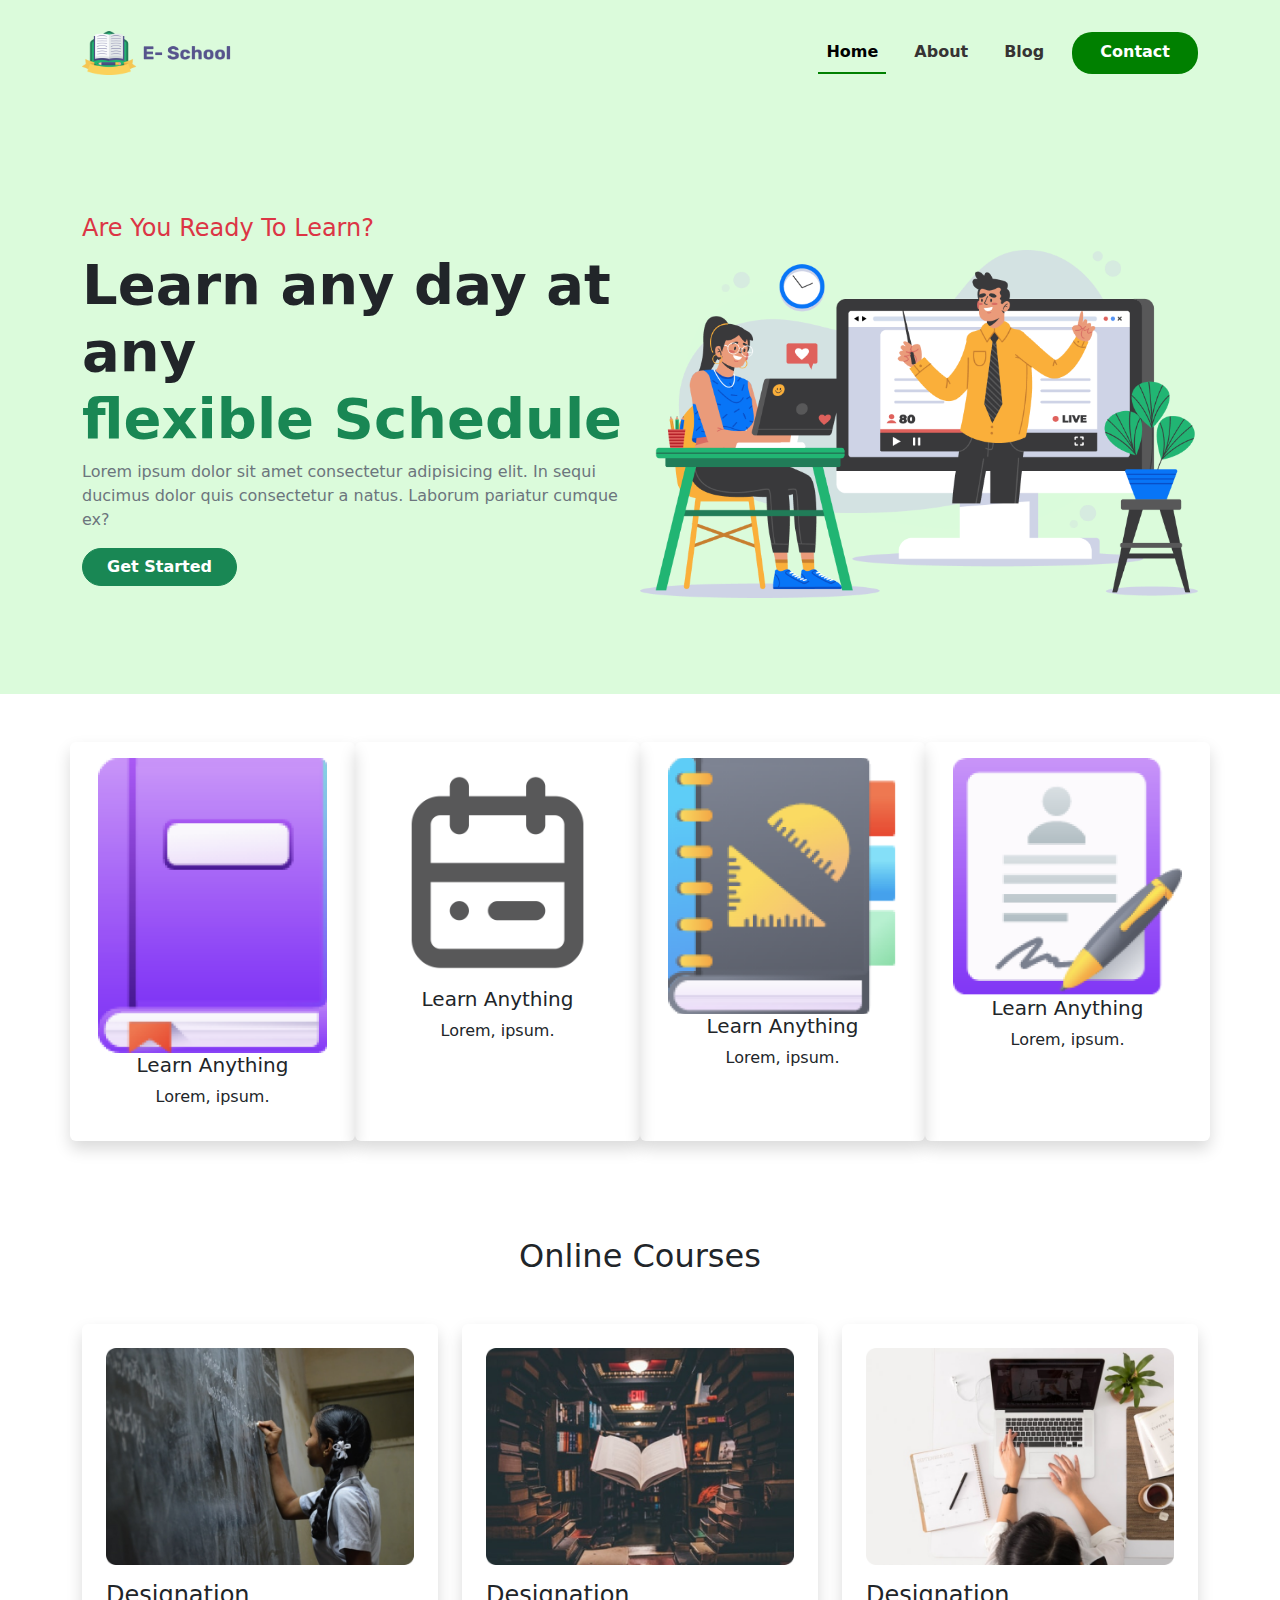
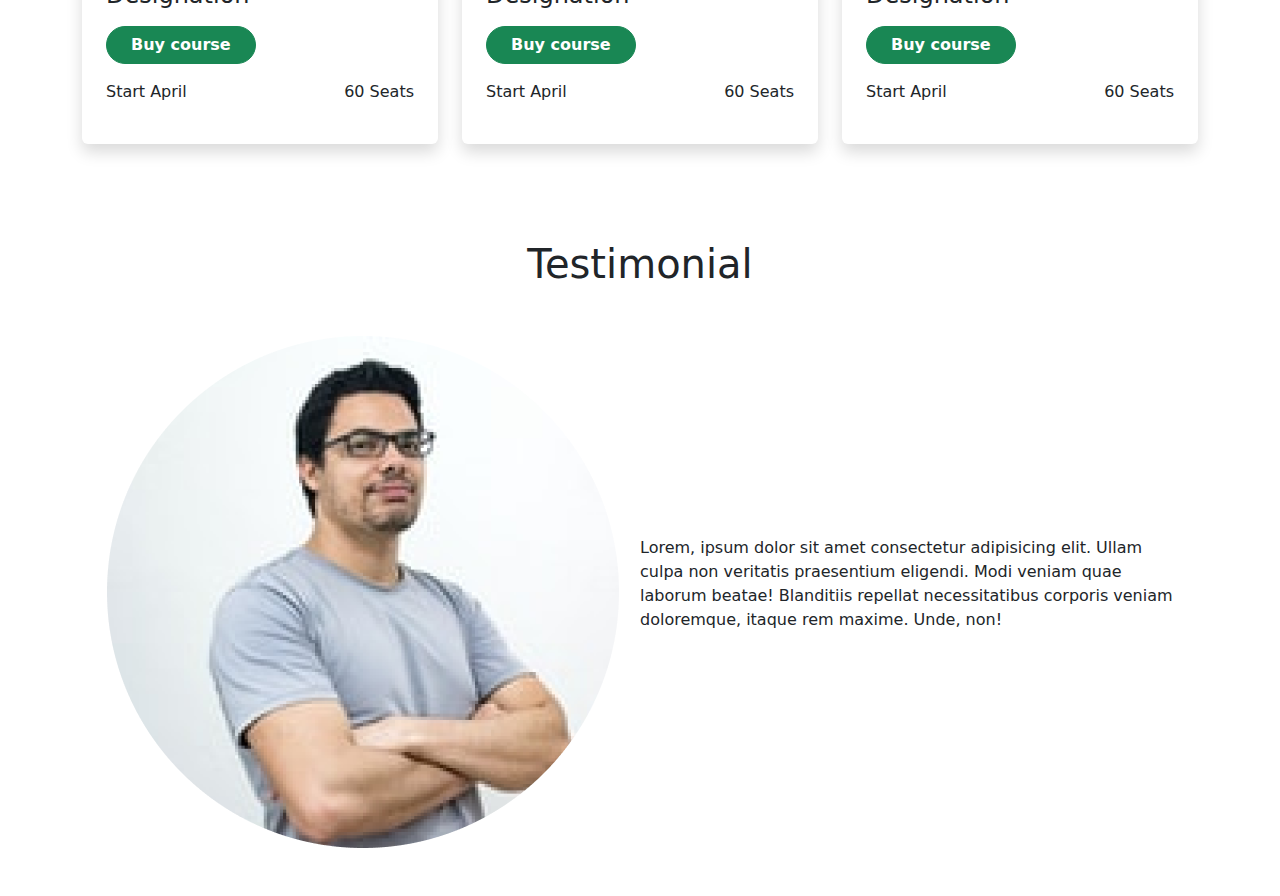
<file: index.html>
<!DOCTYPE html>
<html lang="en">
<head>
    <meta charset="UTF-8">
    <meta name="viewport" content="width=device-width, initial-scale=1.0">
    <link rel="stylesheet" href="css/bootstrap.min.css">
    <link rel="stylesheet" href="css/style.css">
    <title>E-School</title>
</head>
<body>

    <header>
        <nav class="navbar navbar-expand-lg">
            <div class="container">
              <a class="navbar-brand" href="index.html">
                <img class="image-fluid" src="images/Logo.png" alt="Logo">
              </a>
              <button class="navbar-toggler" type="button" data-bs-toggle="collapse" data-bs-target="#navbarNav" aria-controls="navbarNav" aria-expanded="false" aria-label="Toggle navigation">
                <span class="navbar-toggler-icon"></span>
              </button>
              <div class="collapse navbar-collapse" id="navbarNav">
                <ul class="navbar-nav">
                  <li class="nav-item">
                    <a class="nav-link active" href="index.html" >Home</a>
                  </li>
                  <li class="nav-item">
                    <a class="nav-link" href="about.html">About</a>
                  </li>
                  <li class="nav-item">
                    <a class="nav-link" href="blog.html">Blog</a>
                  </li>
                  <li class="nav-item">
                    <a class="nav-link text-white" href="contact.html">Contact</a>
                  </li>
                </ul>
              </div>
            </div>
          </nav>
    </header>
  
    <!-- banner start -->

    <section class="banner py-5">
        <div class="container py-0 py-md-5">
          <div class="d-md-flex justify-content-between align-items-center">
            <div class="col-12 col-md-6">
              <h4 class="text-danger">Are You Ready To Learn?</h4>
              <h1 class="display-4 fw-bold">Learn any day at any<br> <span class="text-success">flexible Schedule</span></h1>
              <p class="text-secondary">Lorem ipsum dolor sit amet consectetur adipisicing elit. In sequi ducimus dolor quis consectetur a natus. Laborum pariatur cumque ex?</p>
              <button class="btn btn-success rounded-pill px-4 fw-semibold">Get Started</button>
            </div>
            <div class="col-12 col-md-6">
              <img class="img-fluid mt-5 mt-md-6" src="images/Illustration.png" alt="">
            </div>
          </div>
            
        </div>
    </section>

    <!-- book section -->
    <section class="my-5">
      <div class="container">
        <div class="row justify-content-between">
          <div class="col-3 shadow rounded">
            <div class="p-3 text-center">
              <img class="img-fluid" src="images/book.png" alt="">
              <h5>Learn Anything</h5>
              <p>Lorem, ipsum.</p>
            </div>
          </div>
          <div class="col-3 shadow rounded">
            <div class="p-3 text-center">
              <img class="img-fluid" src="images/calendar.png" alt="">
              <h5>Learn Anything</h5>
              <p>Lorem, ipsum.</p>
            </div>
          </div>
          <div class="col-3 shadow rounded">
            <div class="p-3 text-center">
              <img class="img-fluid" src="images/Students.png" alt="">
              <h5>Learn Anything</h5>
              <p>Lorem, ipsum.</p>
            </div>
          </div>
          <div class="col-3 shadow rounded">
            <div class="p-3 text-center">
              <img class="img-fluid" src="images/Student.png" alt="">
              <h5>Learn Anything</h5>
              <p>Lorem, ipsum.</p>
            </div>
          </div>
        </div>
      </div>
    </section>

    <!-- online course section -->

    <section class="my-5">
      <div class="container py-5">
        <h2 class="text-center mb-5">Online Courses</h2>
        <div class="row justify-content-center row-cols-1 row-cols-md-2 row-cols-lg-3 g-4">
          <div class="col">
            <div class="shadow rounded p-4">
              <img class="img-fluid" src="images/Morderpyschology.png" alt="">
              <h4 class="my-3">Designation</h4>
              <button class="btn btn-success rounded-pill px-4 fw-semibold mb-3">Buy course</button>
              <div class="d-flex justify-content-between">
                <p>Start April</p>
                <p>60 Seats</p>
              </div>
            </div>
          </div>
          <div class="col">
            <div class="shadow rounded p-4">
              <img class="img-fluid" src="images/Morderpsyc.png" alt="">
              <h4 class="my-3">Designation</h4>
              <button class="btn btn-success rounded-pill px-4 fw-semibold mb-3">Buy course</button>
              <div class="d-flex justify-content-between">
                <p>Start April</p>
                <p>60 Seats</p>
              </div>
            </div>
          </div>
          <div class="col">
            <div class="shadow rounded p-4">
              <img class="img-fluid" src="images/Morderpychons.png" alt="">
              <h4 class="my-3">Designation</h4>
              <button class="btn btn-success rounded-pill px-4 fw-semibold mb-3">Buy course</button>
              <div class="d-flex justify-content-between">
                <p>Start April</p>
                <p>60 Seats</p>
              </div>
            </div>
          </div>
        </div>
      </div>
    </section>

    <!-- Testimonial -->

    <section class="my-5">
      <div class="conatiner">
        <h1 class="my-5 text-center">Testimonial</h1>
        <div class="d-flex justify-content-center align-items-center">
          <div class="col-3 col-md-6 col-lg-5">
            <img class="img-fluid" src="images/Man.png" alt="">
          </div>
          <div class="col-3 col-md-6 col-lg-5">
            <p>Lorem, ipsum dolor sit amet consectetur adipisicing elit. Ullam culpa non veritatis praesentium eligendi. Modi veniam quae laborum beatae! Blanditiis repellat necessitatibus corporis veniam doloremque, itaque rem maxime. Unde, non!</p>
          </div>
        </div>
      </div>

    </section>

    <script src="js/bootstrap.min.js"></script>
</body>
</html>
</file>
<file: css/style.css>
.navbar img{
    height: 80px;
    width: 150px;
    object-fit: contain;
}
.navbar-expand-lg .navbar-collapse{
    justify-content: flex-end;
}

header, .banner {
    background-color: rgb(172 246 172 / 44%);
}

.nav-link{
    font-weight: 600;
    color: rgb(54, 51, 51);
}

.nav-item {
    transition: all 0.3s linear;
    margin-left: 20px;
}

.nav-item:hover{
    background-color: green;
    border-radius: 20px;
    color: white !important;
    padding: 0 20px;
}

.nav-item:hover .nav-link{
    color: white;
}

.nav-item:last-child{
    background-color: green;
    border-radius: 20px;
    color: white !important;
    padding: 0 20px;
}

.active{
    border-bottom: 2px solid green;
}

/* .img-fluid{
    max-width: 100%;
    height: 200px;
    margin-bottom: 20px;
} */


/* .nav-link:last-child {
    color: white;
} */
</file>
